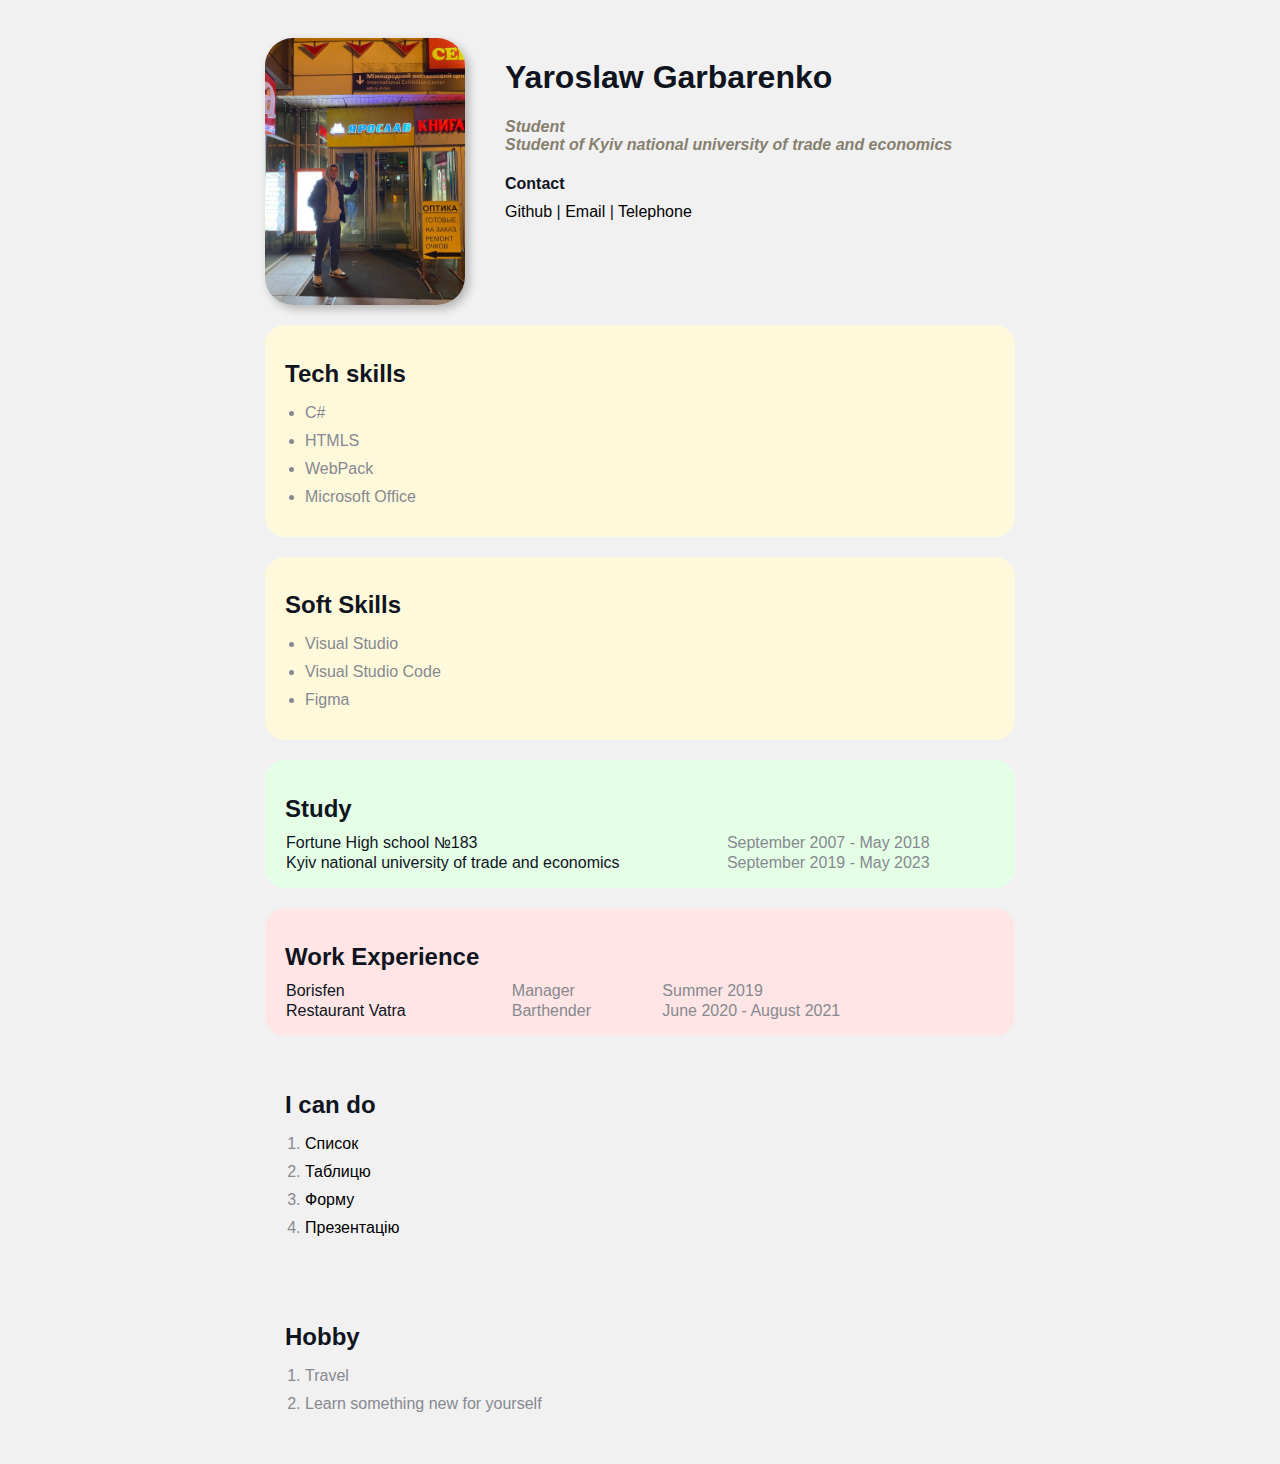
<file: index.html>
<!DOCTYPE html>
<html lang="en">
<head>
    <meta charset="UTF-8">
    <meta http-equiv="X-UA-Compatible" content="IE=edge">
    <meta name="viewport" content="width=device-width, initial-scale=1.0">
    <title>My CV</title>
    <style> table, tr, th, td { border-collapse: collapse;} </style>
    <link rel="stylesheet" href="styles.css" />
</head>
<body>
    <div class="container">

        <div class="info">

            <div class="row">
                <img src="avatar.jpg"
                class="avatar" />

                <div class="info-text">
                    <h1>Yaroslaw Garbarenko</h1>
                    <p><strong> Student </strong></p>
                    <p><strong> Student of Kyiv national university of trade and economics </strong></p>
                

                    <h4>Contact</h4>
                
                    <a href="https://github.com/YaroslawGarbarenko">Github</a>
                    |
                    <a href="mailto: s4j251118@gmail.com">Email</a>
                    |
                    <a href="tel: +380951654459">Telephone</a>
                </div>
            </div>
        </div>   

        <div class="card bg-yellow">
            <h2>Tech skills</h2>

            <div class="techskills">
                <ul class="list">
                    <li>C#</li>
                    <li>HTMLS</li>
                    <li>WebPack</li>
                    <li>Microsoft Office</li>
                </ul>
            </div>
        </div>
            
        <div class="card bg-yellow">
            <h2>Soft Skills</h2>

            <div class="softskills">
                <ul class="list">
                    <li>Visual Studio</li>
                    <li>Visual Studio Code</li>
                    <li>Figma</li>
                </ul>
            </div>
            
        </div>

        <div class="card bg-green">
            <h2>Study</h2>
            <table class="table">
                
                <tr>
                    <td>Fortune High school №183</td>
                    <td>September 2007 - May 2018</td>
                </tr>
                <tr>
                    <td>Kyiv national university of trade and economics</td>
                    <td>September  2019 - May 2023</td>
                </tr>
            </table>       
        </div>

        <div class="card bg-red">
            <h2>Work Experience</h2>
            <table class="table">
                <tr>
                    <td>Borisfen</td>
                    <td>Manager</td>
                    <td>Summer 2019</td>
                </tr>
                <tr>
                    <td>Restaurant Vatra</td>
                    <td>Barthender</td>
                    <td>June 2020 - August 2021</td>
                </tr>
            </table>
        </div>

        <div class="card">
            <h2>I can do</h2>
            <ol class="list">
                <li><a href="список.html">Список</a></li>
                <li><a href="таблиця.html">Таблицю</a></li>
                <li><a href="форма.html">Форму</a></li>
                <li><a href="презентація.html">Презентацію</a></li>
            </ol>
        </div>

        <div class="card">
            <h2>Hobby</h2>
            <ol class="list">
                <li>Travel</li>
                <li>Learn something new for yourself</li>
            </ol>
        </div>

    </div>
</body>
</html>
</file>
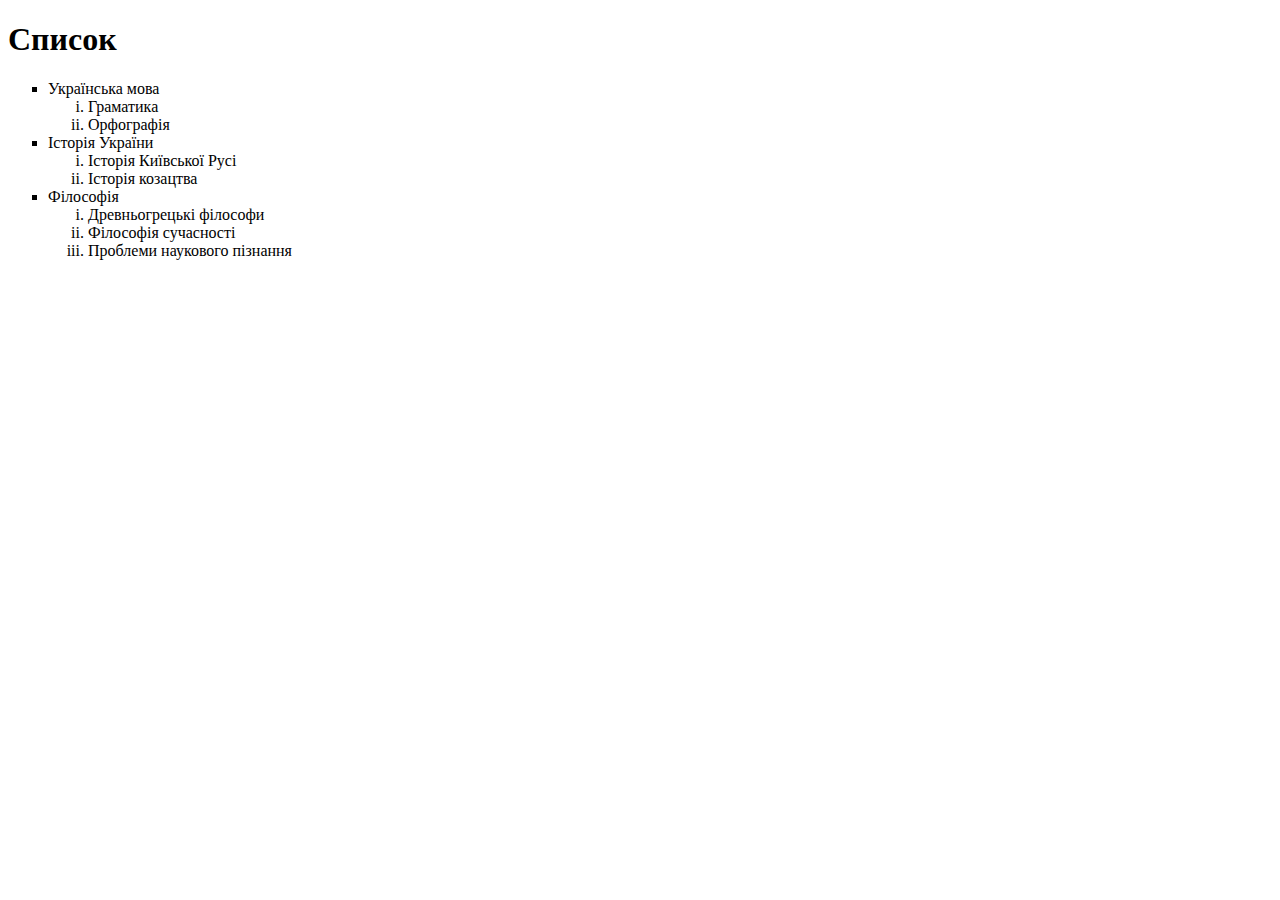
<file: список.html>
<!DOCTYPE html>
<html lang="en">
<head>
    <meta charset="UTF-8">
    <meta http-equiv="X-UA-Compatible" content="IE=edge">
    <meta name="viewport" content="width=device-width, initial-scale=1.0">
    <title>Список</title>
</head>
<body>
    <h1>Список</h1>
    <ul type="square">
        <li>Українська мова</li>
        <ol type="i">
            <li>Граматика</li>
            <li>Орфографія</li>
        </ol>
        <li>Історія України</li>
        <ol type="i">
            <li>Історія Київської Русі</li>
            <li>Історія козацтва</li>
        </ol>
        <li>Філософія</li>
        <ol type="i">
            <li>Древньогрецькі філософи</li>
            <li>Філософія сучасності</li>
            <li>Проблеми наукового пізнання</li>
        </ol>
    </ul>
</body>
</html>
</file>
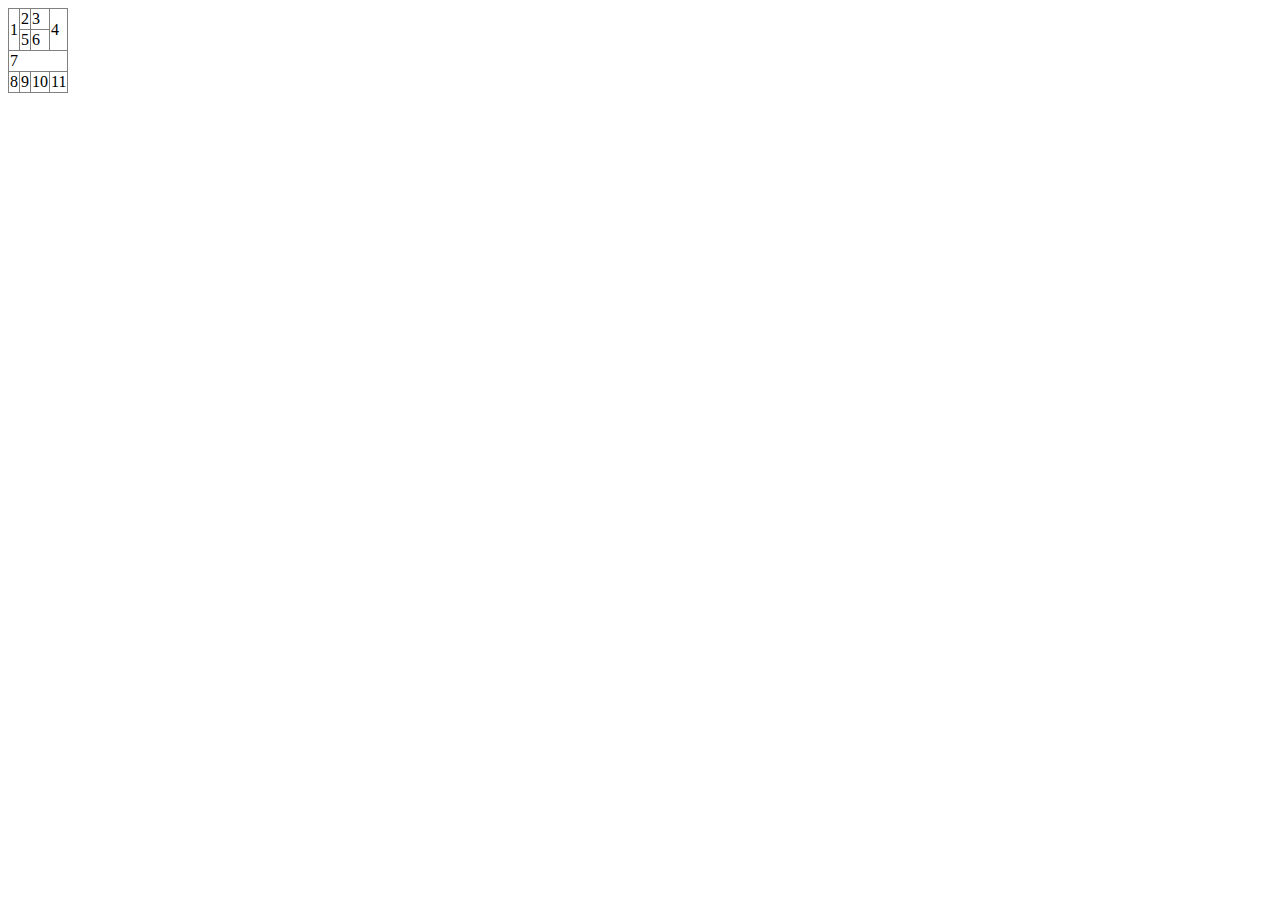
<file: таблиця.html>
<!DOCTYPE html>
<html lang="en">
<head>
    <style> table, tr, td { border-collapse: collapse;} </style>
    <meta charset="UTF-8">
    <meta http-equiv="X-UA-Compatible" content="IE=edge">
    <meta name="viewport" content="width=device-width, initial-scale=1.0">
    <title>Таблиця</title>
</head>
<body>
    <table border="1">
        <tr>
            <td rowspan="2">1</td>
            <td>2</td>
            <td>3</td>
            <td rowspan="2">4</td>
        </tr>
        <tr>
            <td>5</td>
            <td>6</td>
        </tr>
        <tr>
            <td colspan="4">7</td>
        </tr>
        <tr>
            <td>8</td>
            <td>9</td>
            <td>10</td>
            <td>11</td>
        </tr>

    </table>
</body>
</html>
</file>
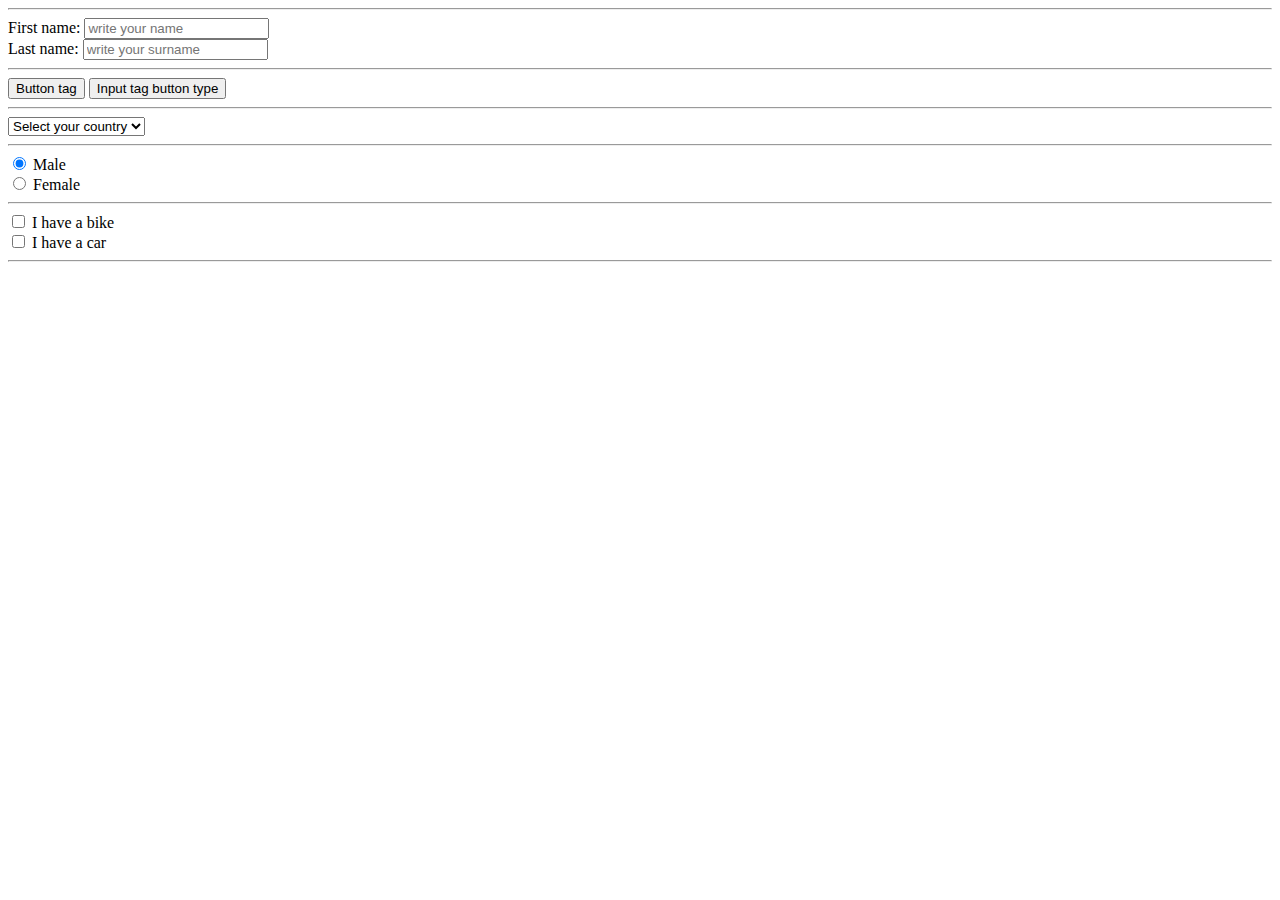
<file: форма.html>
<!DOCTYPE html>
<html lang="en">
<head>
    <meta charset="UTF-8">
    <meta http-equiv="X-UA-Compatible" content="IE=edge">
    <meta name="viewport" content="width=device-width, initial-scale=1.0">
    <title>Форма</title>
</head>
<body>

    <hr>

    <form>
     <label for="name">First name:</label>
     <input type="text" id="name"
     placeholder="write your name">
     <br>

     <label for="surname">Last name:</label>
     <input type="text" id="surname"
     placeholder="write your surname">
    </form>

      <hr>

     <input type="button" value="Button tag">
     <input type="button" value="Input tag button type">
      <hr>

        <select name="country">
            <option selected value disabled>Select your country</option>
            <option value="1">Japan</option>
            <option value="2">Russia</option>
            <option value="3">Poland</option>
            <option value="4">Ukraine</option>
            <option value="5">Brazil</option>
            <option value="6">China</option>
            <option value="7">Germany</option>
            <option value="8">Italy</option>
            <option value="9">France</option>
            <option value="10">Turkey</option>
        </select>

      <hr>

    <form>
        <div>
          <input type="radio" id="genderChoice1"
           name="gender" value="male" checked>
          <label for="genderChoice1">Male</label>

          <br>
      
          <input type="radio" id="genderChoice2"
           name="gender" value="female">
          <label for="genderChoice2">Female</label>
      
        </div>
    </form>
    <hr>

    <form>
      <div>
        <input type="checkbox" id="transportChoice1"
        name= "transport" value="bike">
        <label for="transportCoice1">I have a bike</label>

        <br>

        <input type="checkbox" id="transportChoice2"
        name= "transport" value="car">
        <label for="transportCoice2">I have a car</label>
      </div>
    </form>
    <hr>
</body>
</html>
</file>
<file: styles.css>
@import url('https://fonts.googleapis.com/css2?family=Roboto+Condensed&display=swap');

body {
    background: #f1f1f1;
    color: #0f141e;

    /* font-size: 16px;
    font-weight: normal;
    font-family: 'Roboto', sans-serif; */

    font: normal 16px 'Roboto', sans-serif;

    /* font-family: 'Segoe UI', Tahoma, Geneva, Verdana, sans-serif; */
}

a {
    color: black;
    text-decoration: none;
}

a:hover {
    text-decoration: underline;
}

a:active {
    color: blue;
}

a:visited {
    color: gray;
}

.avatar {
    width: 200px;
    border-radius: 28px;
    box-shadow: 4px 4px 10px rgba(0, 0, 0, 0.25);
}

.info {
    margin-bottom: 20px;
}

.info p {
    color: #86806f;
    margin: 0;
    font-style: italic;
    font-weight: bold;
    text-decoration: none;
    /* text-transform: uppercase; */
    /* letter-spacing: 5px; */
    /* word-spacing: 42px; */
}

@media (max-width: 700px) {
.info {
    text-align: center;
    display: block;
}
}

/* Box Model */
.container {
   width: 750px;
   margin: auto;
   padding-top: 30px;
}
/* .social {
    background: green;
    padding: 15px 40px;
    padding-top: 15px;
    padding-right: 20px;
    padding-bottom: 25px;
    padding-left: 30px;
    margin: 5px;

    border: 5px solid red;
    border-bottom-style: dotted;
    border-top-width: 15px;
    border-right-color: royalblue;
}   */

.bg-yellow {
    background: #fff9dc;
}

.bg-green {
    background: #e5ffe7;
}

.bg-red {
    background: #ffe5e5;
}

.card {
    padding: 15px 20px;
    margin-bottom: 20px;
    border-radius: 20px;
}

.card h2 {
    margin-bottom: 10px;
}

.list {
    padding: 0 20px;
}

.list li {
    color: #86898f;
    margin-bottom: 10px;
}

.table {
    width: 100%;
}

.table td {
    margin-bottom: 10px;
}

.table td:nth-child(2),
.table td:nth-child(3) {
    color: #86898f;
}

.row {
    display: flex;
    margin-bottom: 20px;
}

.info-text {
    margin-left: 40px;
}

.info-text h4 {
    margin-bottom: 10px;
}
</file>
